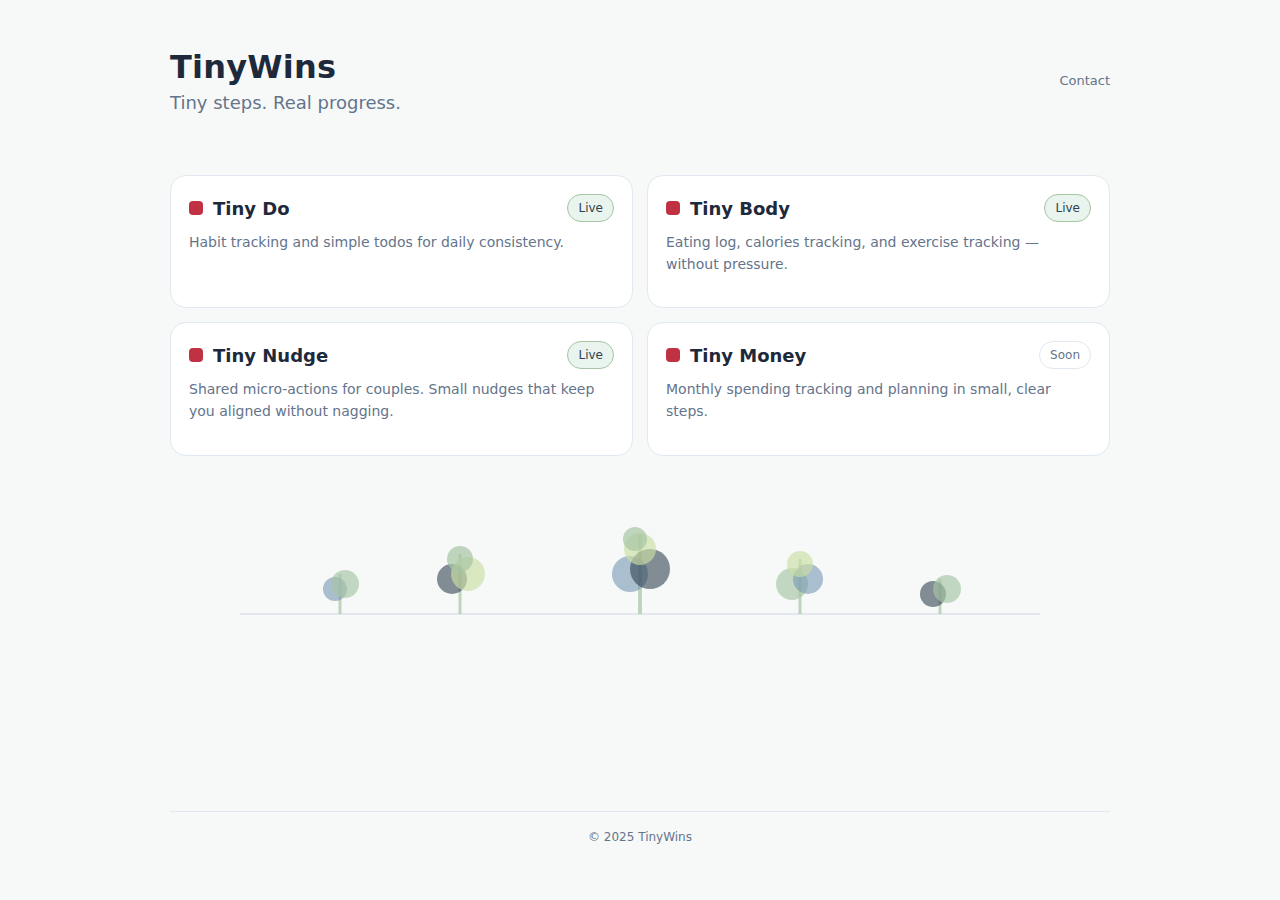
<file: index.html>
<!doctype html>

<html lang="en">
<head>
  <meta charset="utf-8" />
  <meta name="viewport" content="width=device-width,initial-scale=1" />
  <meta name="description" content="Tiny Wins — tiny steps, real progress. Habits, body, money, and learning." />
  <title>Tiny Wins</title>
  <link rel="icon" type="image/svg+xml" href="/favicon.svg" />

  <style>
    :root{
      /* Cool calm palette with subtle green */
      --bg: #f7f9f8;
      --text: #1e293b;
      --muted: #64748b;
      --border: #e2e8f0;
      --card: #ffffff;
      --soft: #f0f4f3;

      /* Main accent */
      --accent: #BF3143;
      --accentSoft: rgba(191,49,67,.08);

      /* Nature accents */
      --greenBg: #e8f4ed;
      --greenBorder: #a6c5a3;
      --greenText: #324252;

      --radius: 16px;
      --max: 980px;

      --sans: ui-sans-serif, system-ui, -apple-system, Segoe UI, Roboto, Helvetica, Arial;
    }

    *{ box-sizing:border-box; }
    body{
      margin:0;
      font-family: var(--sans);
      background: var(--bg);
      color: var(--text);
    }

    a{ color: inherit; text-decoration: none; }
    .wrap{
      max-width: var(--max);
      margin: 0 auto;
      padding: 48px 20px 56px;
      min-height: 100vh;
      display: flex;
      flex-direction: column;
      justify-content: center;
    }

    header{
      display:flex;
      align-items:center;
      justify-content:space-between;
      gap: 12px;
      margin-bottom: 44px;
    }
    .brand{
      display:flex;
      flex-direction:column;
      gap: 6px;
    }
    .brandTitle{
      font-weight: 700;
      font-size: 32px;
      letter-spacing: .2px;
    }
    .brandTag{
      color: var(--muted);
      font-size: 18px;
    }
    nav{
      display:flex;
      gap: 14px;
      color: var(--muted);
      font-size: 13px;
    }
    nav a:hover{ color: #BF3143; }

    .hero{
      padding: 20px 0 28px;
      border-bottom: 1px solid var(--border);
      margin-bottom: 28px;
    }
    h1{
      margin: 0 0 10px;
      font-size: 44px;
      line-height: 1.05;
      letter-spacing: -0.5px;
      font-weight: 750;
    }
    .sub{
      margin: 0 0 18px;
      color: var(--muted);
      font-size: 16px;
      line-height: 1.6;
      max-width: 62ch;
    }
    .cta{
      display:flex;
      gap: 10px;
      flex-wrap: wrap;
      margin-top: 12px;
    }
    .btn{
      display:inline-flex;
      align-items:center;
      justify-content:center;
      padding: 10px 14px;
      border-radius: 999px;
      border: 1px solid var(--border);
      background: var(--card);
      font-weight: 650;
      font-size: 14px;
    }
    .btn:hover{ background: var(--soft); }
    .btnPrimary{
      border-color: rgba(191,49,67,.35);
      background: var(--accentSoft);
    }

    .grid{
      display:grid;
      grid-template-columns: repeat(2, minmax(0, 1fr));
      gap: 14px;
      margin-top: 18px;
    }
    @media (max-width: 720px){
      header{ flex-direction:column; align-items:flex-start; }
      .grid{ grid-template-columns: 1fr; }
      h1{ font-size: 38px; }
    }

    .card{
      border: 1px solid var(--border);
      border-radius: var(--radius);
      background: var(--card);
      padding: 18px;
      transition: background .12s ease, border-color .12s ease, transform .12s ease;
    }
    .card:hover{
      background: var(--soft);
      border-color: #dbe2ea;
      transform: translateY(-1px);
    }
    .cardTop{
      display:flex;
      align-items:center;
      justify-content:space-between;
      gap: 12px;
      margin-bottom: 10px;
    }
    .cardTitle{
      display:flex;
      align-items:center;
      gap: 10px;
      font-size: 18px;
      font-weight: 750;
      margin: 0;
    }
    .icon{
      width: 14px;
      height: 14px;
      border-radius: 4px;
      background: var(--accent);
    }
    .pill{
      font-size: 12px;
      padding: 6px 10px;
      border-radius: 999px;
      border: 1px solid var(--border);
      color: var(--muted);
      background: #fff;
      white-space: nowrap;
    }
    .pillLive{
      background: var(--greenBg);
      border-color: var(--greenBorder);
      color: var(--greenText);
    }
    .desc{
      margin: 0 0 14px;
      color: var(--muted);
      font-size: 14px;
      line-height: 1.55;
      max-width: 54ch;
    }
    .cardLink{
      display:inline-flex;
      align-items:center;
      gap: 8px;
      font-weight: 700;
      font-size: 14px;
      color: var(--accent);
    }
    .cardLink:hover{ text-decoration: underline; }

    .forest{
      width: 100%;
      max-width: var(--max);
      margin: 48px auto 32px;
      padding: 0 20px;
    }

    footer{
      margin-top: auto;
      padding-top: 18px;
      border-top: 1px solid var(--border);
      color: var(--muted);
      font-size: 12px;
      display:flex;
      justify-content:center;
      gap: 12px;
      flex-wrap: wrap;
    }
  </style>

</head>

<body>
  <div class="wrap">
    <header>
      <div class="brand">
        <div class="brandTitle">TinyWins</div>
        <div class="brandTag">Tiny steps. Real progress.</div>
      </div>
      <nav>
        <a href="mailto:aprkim@gmail.com">Contact</a>
      </nav>
    </header>

<section id="tools">
  <div class="grid">
    <a href="https://do.tinywins.space/" class="card">
      <div class="cardTop">
        <h2 class="cardTitle"><span class="icon"></span>Tiny Do</h2>
        <span class="pill pillLive">Live</span>
      </div>
      <p class="desc">Habit tracking and simple todos for daily consistency.</p>
    </a>

    <a href="https://body.tinywins.space/" class="card">
      <div class="cardTop">
        <h2 class="cardTitle"><span class="icon"></span>Tiny Body</h2>
        <span class="pill pillLive">Live</span>
      </div>
      <p class="desc">Eating log, calories tracking, and exercise tracking — without pressure.</p>
    </a>

    <a href="https://nudge.tinywins.space/" class="card">
      <div class="cardTop">
        <h2 class="cardTitle"><span class="icon"></span>Tiny Nudge</h2>
        <span class="pill pillLive">Live</span>
      </div>
      <p class="desc">Shared micro-actions for couples. Small nudges that keep you aligned without nagging.</p>
    </a>

    <a href="/coming-soon.html" class="card">
      <div class="cardTop">
        <h2 class="cardTitle"><span class="icon"></span>Tiny Money</h2>
        <span class="pill">Soon</span>
      </div>
      <p class="desc">Monthly spending tracking and planning in small, clear steps.</p>
    </a>
  </div>
</section>

<div class="forest">
  <svg width="100%" height="120" viewBox="0 0 800 120" fill="none" xmlns="http://www.w3.org/2000/svg" preserveAspectRatio="xMidYMid meet">
    <!-- Ground line -->
    <line x1="0" y1="110" x2="800" y2="110" stroke="#cbd5e1" stroke-width="2" opacity="0.5"/>

    <!-- Plant 1 - Small -->
    <line x1="100" y1="110" x2="100" y2="70" stroke="#a6c5a3" stroke-width="3" opacity="0.7"/>
    <circle cx="95" cy="85" r="12" fill="#7596b3" opacity="0.6"/>
    <circle cx="105" cy="80" r="14" fill="#a6c5a3" opacity="0.65"/>

    <!-- Plant 2 - Medium -->
    <line x1="220" y1="110" x2="220" y2="50" stroke="#a6c5a3" stroke-width="3" opacity="0.7"/>
    <circle cx="212" cy="75" r="15" fill="#324252" opacity="0.6"/>
    <circle cx="228" cy="70" r="17" fill="#cbdfa5" opacity="0.65"/>
    <circle cx="220" cy="55" r="13" fill="#a6c5a3" opacity="0.7"/>

    <!-- Plant 3 - Tall (center) -->
    <line x1="400" y1="110" x2="400" y2="30" stroke="#a6c5a3" stroke-width="4" opacity="0.7"/>
    <circle cx="390" cy="70" r="18" fill="#7596b3" opacity="0.6"/>
    <circle cx="410" cy="65" r="20" fill="#324252" opacity="0.6"/>
    <circle cx="400" cy="45" r="16" fill="#cbdfa5" opacity="0.65"/>
    <circle cx="395" cy="35" r="12" fill="#a6c5a3" opacity="0.7"/>

    <!-- Plant 4 - Medium -->
    <line x1="560" y1="110" x2="560" y2="55" stroke="#a6c5a3" stroke-width="3" opacity="0.7"/>
    <circle cx="552" cy="80" r="16" fill="#a6c5a3" opacity="0.65"/>
    <circle cx="568" cy="75" r="15" fill="#7596b3" opacity="0.6"/>
    <circle cx="560" cy="60" r="13" fill="#cbdfa5" opacity="0.65"/>

    <!-- Plant 5 - Small -->
    <line x1="700" y1="110" x2="700" y2="75" stroke="#a6c5a3" stroke-width="3" opacity="0.7"/>
    <circle cx="693" cy="90" r="13" fill="#324252" opacity="0.6"/>
    <circle cx="707" cy="85" r="14" fill="#a6c5a3" opacity="0.65"/>
  </svg>
</div>

<footer>
  <div>© 2025 TinyWins</div>
</footer>

<script>
</script>

</body>
</html>
</file>
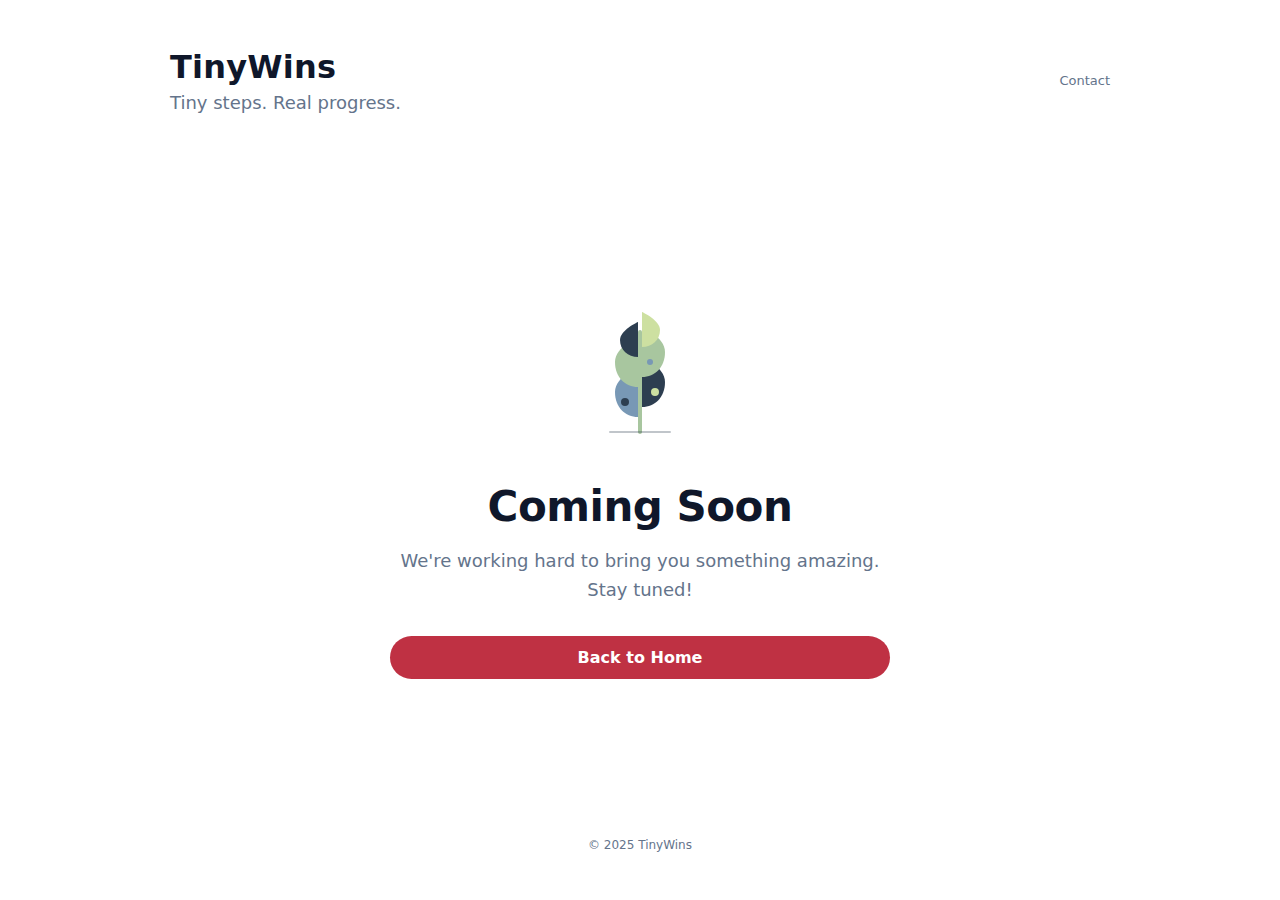
<file: coming-soon.html>
<!doctype html>

<html lang="en">
<head>
  <meta charset="utf-8" />
  <meta name="viewport" content="width=device-width,initial-scale=1" />
  <meta name="description" content="Coming Soon - TinyWins" />
  <title>Coming Soon - TinyWins</title>
  <link rel="icon" type="image/svg+xml" href="/favicon.svg" />

  <style>
    :root{
      --bg: #ffffff;
      --text: #0f172a;
      --muted: #64748b;
      --border: #e5e7eb;
      --accent: #BF3143;
      --sans: ui-sans-serif, system-ui, -apple-system, Segoe UI, Roboto, Helvetica, Arial;
      --max: 980px;
    }

    *{ box-sizing:border-box; }
    body{
      margin:0;
      font-family: var(--sans);
      background: var(--bg);
      color: var(--text);
    }

    a{ color: inherit; text-decoration: none; }

    .wrap{
      max-width: var(--max);
      margin: 0 auto;
      padding: 20px;
      min-height: 100vh;
      display: flex;
      flex-direction: column;
    }

    header{
      display:flex;
      align-items:center;
      justify-content:space-between;
      gap: 12px;
      padding: 28px 0;
    }

    .brand{
      display:flex;
      flex-direction:column;
      gap: 6px;
    }

    .brandTitle{
      font-weight: 700;
      font-size: 32px;
      letter-spacing: .2px;
    }

    .brandTag{
      color: var(--muted);
      font-size: 18px;
    }

    nav{
      display:flex;
      gap: 14px;
      color: var(--muted);
      font-size: 13px;
    }

    nav a:hover{ color: #BF3143; }

    .container{
      text-align: center;
      max-width: 500px;
      margin: 0 auto;
      flex: 1;
      display: flex;
      flex-direction: column;
      justify-content: center;
    }

    .icon-box{
      width: 200px;
      height: 200px;
      margin: 0 auto 10px;
      display: flex;
      align-items: center;
      justify-content: center;
      position: relative;
    }

    h1{
      font-size: 42px;
      font-weight: 700;
      margin: 0 0 16px;
      letter-spacing: -0.5px;
    }

    p{
      font-size: 18px;
      color: var(--muted);
      margin: 0 0 32px;
      line-height: 1.6;
    }

    .btn{
      display: inline-flex;
      align-items: center;
      justify-content: center;
      padding: 12px 24px;
      border-radius: 999px;
      background: var(--accent);
      color: white;
      font-weight: 700;
      font-size: 16px;
      text-decoration: none;
      transition: opacity 0.2s;
    }

    .btn:hover{
      opacity: 0.9;
    }

    footer{
      margin-top: auto;
      padding: 28px 0;
      color: var(--muted);
      font-size: 12px;
      display:flex;
      justify-content:center;
      gap: 12px;
      flex-wrap: wrap;
    }
  </style>
</head>

<body>
  <div class="wrap">
    <header>
      <div class="brand">
        <div class="brandTitle">TinyWins</div>
        <div class="brandTag">Tiny steps. Real progress.</div>
      </div>
      <nav>
        <a href="mailto:aprkim@gmail.com">Contact</a>
      </nav>
    </header>

    <div class="container">
      <div class="icon-box">
        <svg width="200" height="200" viewBox="0 0 200 200" fill="none" xmlns="http://www.w3.org/2000/svg">
          <path d="M100 160V60" stroke="#A8C69F" stroke-width="4" stroke-linecap="round"/>

          <path d="M102 135C115 135 125 125 125 110C125 95 102 85 102 85V135Z" fill="#2D3E50"/>
          <path d="M102 105C115 105 125 95 125 80C125 65 102 55 102 55V105Z" fill="#A8C69F"/>
          <path d="M102 75C112 75 120 68 120 58C120 48 102 40 102 40V75Z" fill="#CDE0A1"/>

          <path d="M98 145C85 145 75 135 75 120C75 105 98 95 98 95V145Z" fill="#7898B5"/>
          <path d="M98 115C85 115 75 105 75 90C75 75 98 65 98 65V115Z" fill="#A8C69F"/>
          <path d="M98 85C88 85 80 78 80 68C80 58 98 50 98 50V85Z" fill="#2D3E50"/>

          <circle cx="115" cy="120" r="4" fill="#CDE0A1"/>
          <circle cx="85" cy="130" r="4" fill="#2D3E50"/>
          <circle cx="110" cy="90" r="3" fill="#7898B5"/>

          <path d="M70 160H130" stroke="#2D3E50" stroke-width="2" stroke-linecap="round" opacity="0.3"/>
        </svg>
      </div>
      <h1>Coming Soon</h1>
      <p>We're working hard to bring you something amazing. Stay tuned!</p>
      <a href="/" class="btn">Back to Home</a>
    </div>

    <footer>
      <div>© 2025 TinyWins</div>
    </footer>
  </div>
</body>
</html>
</file>
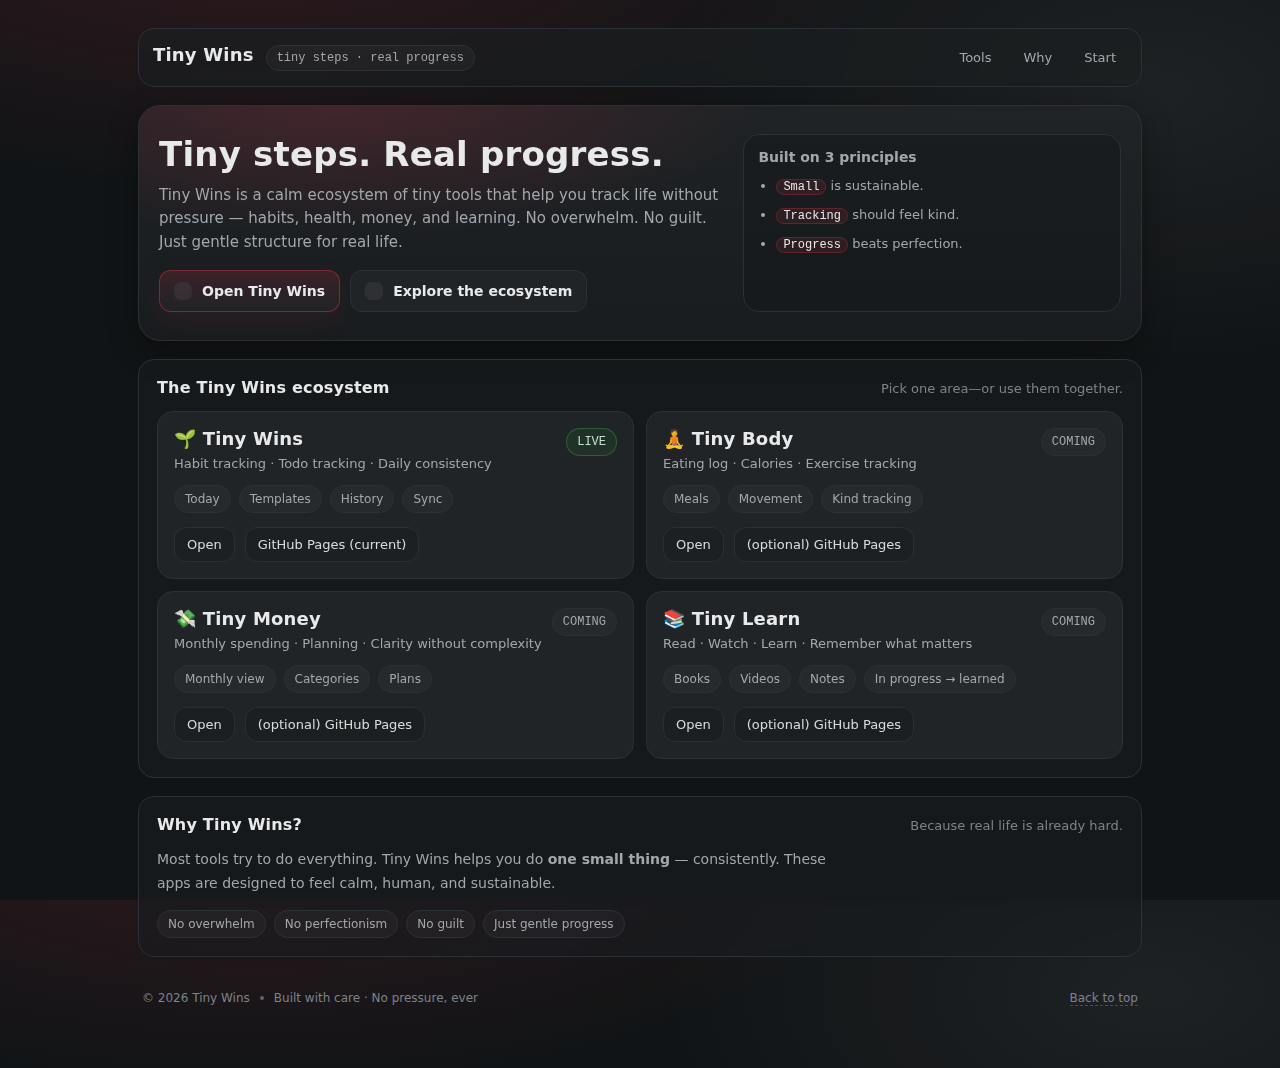
<file: index11.html>
<!doctype html>
<html lang="en">
<head>
  <meta charset="utf-8" />
  <meta name="viewport" content="width=device-width,initial-scale=1" />
  <meta name="description" content="Tiny Wins — Tiny steps. Real progress. A calm ecosystem of tiny tools for habits, health, money, and learning." />
  <title>Tiny Wins — Tiny steps. Real progress.</title>

  <style>
    :root{
      /* Core (matching your current dark UI vibe) */
      --bg: #111416;
      --panel: #1A1E21;
      --panel2: #212427;     /* you already use this */
      --panelHover: #33363A; /* you already use this */
      --border: #2B3136;

      --text: #E7E9EA;
      --muted: #A3A7AD;
      --muted2: #7C838B;

      /* Accent (easy to change later) */
      --accent: #BF3143;     /* Tabbi-ish red; change if Tiny Wins uses another accent */
      --accentSoft: rgba(191,49,67,.14);

      --radius: 16px;
      --shadow: 0 10px 30px rgba(0,0,0,.35);
      --max: 1040px;

      --mono: ui-monospace, SFMono-Regular, Menlo, Monaco, Consolas, "Liberation Mono", "Courier New", monospace;
      --sans: ui-sans-serif, system-ui, -apple-system, Segoe UI, Roboto, Helvetica, Arial, "Apple Color Emoji","Segoe UI Emoji";
    }

    *{ box-sizing:border-box; }
    html,body{ height:100%; }
    body{
      margin:0;
      font-family: var(--sans);
      color: var(--text);
      background:
        radial-gradient(1200px 500px at 20% -10%, rgba(191,49,67,.18), transparent 55%),
        radial-gradient(900px 500px at 90% 10%, rgba(255,255,255,.06), transparent 55%),
        var(--bg);
    }

    a{ color:inherit; text-decoration:none; }
    .wrap{ max-width: var(--max); margin: 0 auto; padding: 28px 18px 60px; }

    /* Top nav */
    .topbar{
      display:flex; align-items:center; justify-content:space-between;
      gap: 12px;
      padding: 12px 14px;
      background: rgba(26,30,33,.65);
      border: 1px solid var(--border);
      border-radius: var(--radius);
      backdrop-filter: blur(8px);
    }
    .brand{
      display:flex; align-items:baseline; gap:12px;
      line-height:1;
    }
    .brand h1{
      margin:0;
      font-size: 18px;
      letter-spacing: .2px;
    }
    .pill{
      font-family: var(--mono);
      font-size: 12px;
      padding: 6px 10px;
      border-radius: 999px;
      border: 1px solid var(--border);
      background: rgba(255,255,255,.03);
      color: var(--muted);
    }
    .navlinks{
      display:flex; align-items:center; gap:10px; flex-wrap:wrap;
      justify-content:flex-end;
    }
    .navlinks a{
      font-size: 13px;
      color: var(--muted);
      padding: 8px 10px;
      border-radius: 10px;
      border: 1px solid transparent;
    }
    .navlinks a:hover{
      background: rgba(255,255,255,.04);
      border-color: var(--border);
      color: var(--text);
    }

    /* Hero */
    .hero{
      margin-top: 18px;
      padding: 28px 20px;
      background: linear-gradient(180deg, rgba(33,36,39,.92), rgba(26,30,33,.92));
      border: 1px solid var(--border);
      border-radius: calc(var(--radius) + 6px);
      box-shadow: var(--shadow);
      position: relative;
      overflow: hidden;
    }
    .hero:before{
      content:"";
      position:absolute; inset:-2px;
      background: radial-gradient(700px 220px at 20% 0%, rgba(191,49,67,.22), transparent 60%);
      pointer-events:none;
    }
    .heroInner{ position:relative; display:grid; grid-template-columns: 1.2fr .8fr; gap: 18px; }
    @media (max-width: 900px){
      .heroInner{ grid-template-columns: 1fr; }
    }
    .hero h2{
      margin:0 0 10px;
      font-size: 34px;
      letter-spacing: .2px;
    }
    .tagline{
      margin:0 0 14px;
      color: var(--muted);
      font-size: 15px;
      line-height: 1.55;
      max-width: 62ch;
    }
    .ctaRow{ display:flex; gap:10px; flex-wrap:wrap; margin-top: 16px; }
    .btn{
      display:inline-flex; align-items:center; justify-content:center;
      gap:10px;
      padding: 11px 14px;
      border-radius: 12px;
      border: 1px solid var(--border);
      background: var(--panel2);
      color: var(--text);
      font-weight: 600;
      font-size: 14px;
      transition: transform .12s ease, background .12s ease, border-color .12s ease;
    }
    .btn:hover{ background: var(--panelHover); transform: translateY(-1px); }
    .btnPrimary{
      border-color: rgba(191,49,67,.55);
      background: linear-gradient(180deg, rgba(191,49,67,.20), rgba(33,36,39,1));
      box-shadow: 0 10px 25px rgba(191,49,67,.10);
    }
    .btnPrimary:hover{
      border-color: rgba(191,49,67,.85);
      background: linear-gradient(180deg, rgba(191,49,67,.26), rgba(51,54,58,1));
    }
    .btn .icon{
      width: 18px; height:18px; display:inline-block;
      border-radius: 6px;
      background: rgba(255,255,255,.06);
      border: 1px solid var(--border);
    }

    .heroCard{
      border: 1px solid var(--border);
      border-radius: 16px;
      background: rgba(17,20,22,.35);
      padding: 14px;
    }
    .heroCard h3{ margin:0 0 10px; font-size: 14px; color: var(--muted); font-weight:600; }
    .heroCard ul{ margin:0; padding-left: 18px; color: var(--muted); font-size: 13px; line-height: 1.65; }
    .heroCard li{ margin: 6px 0; }
    .highlight{
      color: var(--text);
      background: var(--accentSoft);
      border: 1px solid rgba(191,49,67,.35);
      padding: 0 6px;
      border-radius: 8px;
      font-family: var(--mono);
      font-size: 12px;
    }

    /* Product grid */
    .section{
      margin-top: 18px;
      padding: 18px;
      border: 1px solid var(--border);
      border-radius: var(--radius);
      background: rgba(26,30,33,.55);
      backdrop-filter: blur(6px);
    }
    .sectionTitle{
      display:flex; align-items:baseline; justify-content:space-between;
      gap: 10px;
      margin: 0 0 14px;
    }
    .sectionTitle h3{
      margin:0;
      font-size: 16px;
      letter-spacing: .2px;
    }
    .sectionTitle p{
      margin:0;
      font-size: 13px;
      color: var(--muted2);
    }

    .grid{
      display:grid;
      grid-template-columns: repeat(2, 1fr);
      gap: 12px;
    }
    @media (max-width: 780px){
      .grid{ grid-template-columns: 1fr; }
    }

    .card{
      position:relative;
      padding: 16px;
      border: 1px solid var(--border);
      border-radius: 16px;
      background: var(--panel2);
      transition: background .12s ease, transform .12s ease, border-color .12s ease;
      overflow:hidden;
      min-height: 138px;
    }
    .card:hover{
      background: var(--panelHover);
      transform: translateY(-1px);
      border-color: rgba(255,255,255,.18);
    }
    .cardHeader{
      display:flex; align-items:flex-start; justify-content:space-between; gap:10px;
      margin-bottom: 10px;
    }
    .cardTitle{
      display:flex; flex-direction:column; gap:6px;
    }
    .cardTitle strong{
      font-size: 18px;
      letter-spacing: .2px;
    }
    .subtitle{
      font-size: 13px;
      color: var(--muted);
      line-height: 1.4;
    }
    .badge{
      font-family: var(--mono);
      font-size: 12px;
      padding: 6px 10px;
      border-radius: 999px;
      border: 1px solid var(--border);
      background: rgba(255,255,255,.03);
      color: var(--muted);
      white-space:nowrap;
    }
    .badgeLive{
      border-color: rgba(46,160,67,.45);
      background: rgba(46,160,67,.10);
      color: #BEE3C7;
    }
    .metaRow{
      display:flex; gap:8px; flex-wrap:wrap;
      margin-top: 12px;
    }
    .chip{
      font-size: 12px;
      color: var(--muted);
      border: 1px solid var(--border);
      background: rgba(255,255,255,.03);
      padding: 6px 10px;
      border-radius: 999px;
    }
    .cardFooter{
      margin-top: 14px;
      display:flex; gap:10px; flex-wrap:wrap; align-items:center;
    }
    .smallLink{
      font-size: 13px;
      color: var(--text);
      opacity: .92;
      padding: 9px 12px;
      border-radius: 12px;
      border: 1px solid var(--border);
      background: rgba(17,20,22,.28);
    }
    .smallLink:hover{ background: rgba(17,20,22,.45); }

    /* Footer */
    footer{
      margin-top: 18px;
      color: var(--muted2);
      font-size: 12px;
      line-height: 1.6;
      padding: 14px 4px 0;
      display:flex; justify-content:space-between; gap:10px; flex-wrap:wrap;
    }
    .footerLeft{ display:flex; gap:10px; flex-wrap:wrap; align-items:center; }
    .dot{ width:4px; height:4px; border-radius:999px; background: var(--muted2); opacity:.7; }
    .footerLinks a{
      color: var(--muted2);
      border-bottom: 1px dashed rgba(163,167,173,.35);
    }
    .footerLinks a:hover{ color: var(--text); border-bottom-color: rgba(231,233,234,.35); }
  </style>
</head>

<body>
  <div class="wrap">
    <header class="topbar">
      <div class="brand">
        <h1>Tiny Wins</h1>
        <span class="pill">tiny steps · real progress</span>
      </div>
      <nav class="navlinks" aria-label="Primary">
        <a href="#tools">Tools</a>
        <a href="#about">Why</a>
        <a href="#start">Start</a>
      </nav>
    </header>

    <section class="hero" id="start">
      <div class="heroInner">
        <div>
          <h2>Tiny steps. Real progress.</h2>
          <p class="tagline">
            Tiny Wins is a calm ecosystem of tiny tools that help you track life without pressure —
            habits, health, money, and learning. No overwhelm. No guilt. Just gentle structure for real life.
          </p>

          <div class="ctaRow">
            <!-- Update these links once your subdomains are live -->
            <a class="btn btnPrimary" href="https://wins.tinywins.space/" aria-label="Open Tiny Wins">
              <span class="icon" aria-hidden="true"></span>
              Open Tiny Wins
            </a>
            <a class="btn" href="#tools" aria-label="See all tools">
              <span class="icon" aria-hidden="true"></span>
              Explore the ecosystem
            </a>
          </div>
        </div>

        <aside class="heroCard" aria-label="Principles">
          <h3>Built on 3 principles</h3>
          <ul>
            <li><span class="highlight">Small</span> is sustainable.</li>
            <li><span class="highlight">Tracking</span> should feel kind.</li>
            <li><span class="highlight">Progress</span> beats perfection.</li>
          </ul>
        </aside>
      </div>
    </section>

    <section class="section" id="tools">
      <div class="sectionTitle">
        <h3>The Tiny Wins ecosystem</h3>
        <p>Pick one area—or use them together.</p>
      </div>

      <div class="grid">
        <article class="card">
          <div class="cardHeader">
            <div class="cardTitle">
              <strong>🌱 Tiny Wins</strong>
              <div class="subtitle">Habit tracking · Todo tracking · Daily consistency</div>
            </div>
            <span class="badge badgeLive">LIVE</span>
          </div>

          <div class="metaRow">
            <span class="chip">Today</span>
            <span class="chip">Templates</span>
            <span class="chip">History</span>
            <span class="chip">Sync</span>
          </div>

          <div class="cardFooter">
            <a class="smallLink" href="https://wins.tinywins.space/">Open</a>
            <a class="smallLink" href="https://aprkim.github.io/tiny-wins/">GitHub Pages (current)</a>
          </div>
        </article>

        <article class="card">
          <div class="cardHeader">
            <div class="cardTitle">
              <strong>🧘 Tiny Body</strong>
              <div class="subtitle">Eating log · Calories · Exercise tracking</div>
            </div>
            <span class="badge">COMING</span>
          </div>

          <div class="metaRow">
            <span class="chip">Meals</span>
            <span class="chip">Movement</span>
            <span class="chip">Kind tracking</span>
          </div>

          <div class="cardFooter">
            <a class="smallLink" href="https://body.tinywins.space/">Open</a>
            <a class="smallLink" href="https://aprkim.github.io/tiny-body/">(optional) GitHub Pages</a>
          </div>
        </article>

        <article class="card">
          <div class="cardHeader">
            <div class="cardTitle">
              <strong>💸 Tiny Money</strong>
              <div class="subtitle">Monthly spending · Planning · Clarity without complexity</div>
            </div>
            <span class="badge">COMING</span>
          </div>

          <div class="metaRow">
            <span class="chip">Monthly view</span>
            <span class="chip">Categories</span>
            <span class="chip">Plans</span>
          </div>

          <div class="cardFooter">
            <a class="smallLink" href="https://money.tinywins.space/">Open</a>
            <a class="smallLink" href="https://aprkim.github.io/tiny-money/">(optional) GitHub Pages</a>
          </div>
        </article>

        <article class="card">
          <div class="cardHeader">
            <div class="cardTitle">
              <strong>📚 Tiny Learn</strong>
              <div class="subtitle">Read · Watch · Learn · Remember what matters</div>
            </div>
            <span class="badge">COMING</span>
          </div>

          <div class="metaRow">
            <span class="chip">Books</span>
            <span class="chip">Videos</span>
            <span class="chip">Notes</span>
            <span class="chip">In progress → learned</span>
          </div>

          <div class="cardFooter">
            <a class="smallLink" href="https://learn.tinywins.space/">Open</a>
            <a class="smallLink" href="https://aprkim.github.io/tiny-learn/">(optional) GitHub Pages</a>
          </div>
        </article>
      </div>
    </section>

    <section class="section" id="about">
      <div class="sectionTitle">
        <h3>Why Tiny Wins?</h3>
        <p>Because real life is already hard.</p>
      </div>

      <p style="margin:0; color: var(--muted); font-size: 14px; line-height: 1.7; max-width: 78ch;">
        Most tools try to do everything. Tiny Wins helps you do <strong>one small thing</strong> — consistently.
        These apps are designed to feel calm, human, and sustainable.
      </p>

      <div class="metaRow" style="margin-top:14px;">
        <span class="chip">No overwhelm</span>
        <span class="chip">No perfectionism</span>
        <span class="chip">No guilt</span>
        <span class="chip">Just gentle progress</span>
      </div>
    </section>

    <footer>
      <div class="footerLeft">
        <span>© <span id="year"></span> Tiny Wins</span>
        <span class="dot" aria-hidden="true"></span>
        <span>Built with care · No pressure, ever</span>
      </div>
      <div class="footerLinks">
        <a href="#start">Back to top</a>
      </div>
    </footer>
  </div>

  <script>
    document.getElementById("year").textContent = new Date().getFullYear();
  </script>
</body>
</html>
</file>
